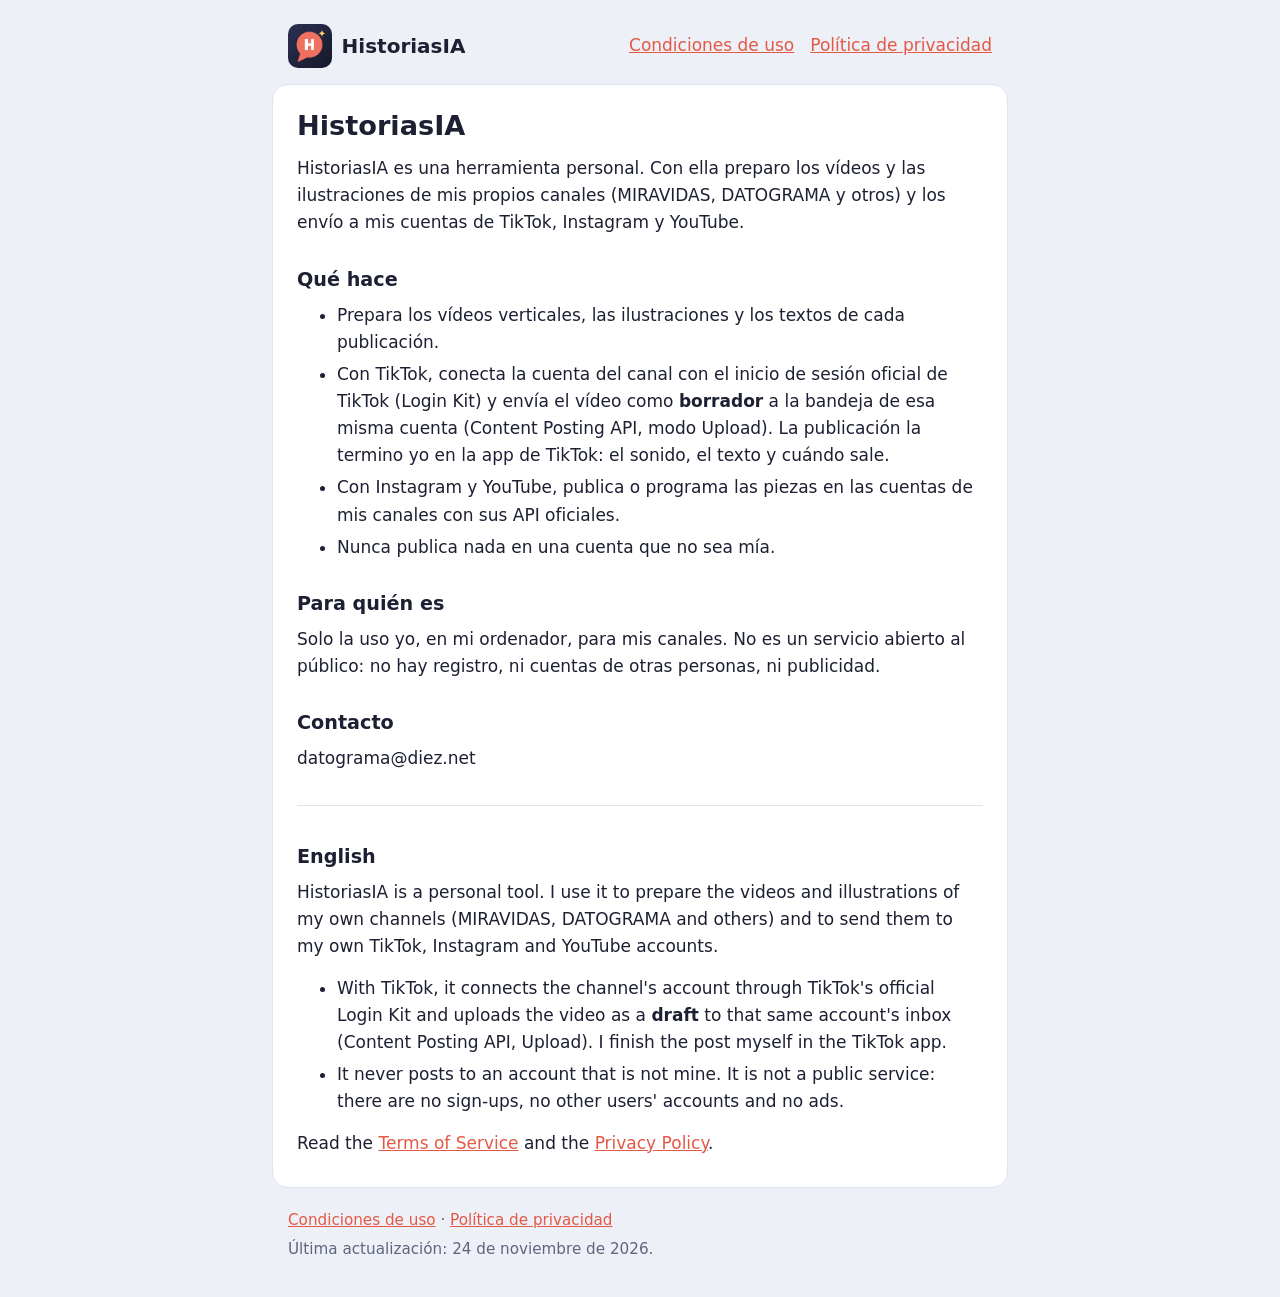
<file: index.html>
<!doctype html>
<html lang="es">
<head>
  <meta charset="utf-8">
  <meta name="viewport" content="width=device-width, initial-scale=1">
  <title>HistoriasIA</title>
  <meta name="description" content="Herramienta personal para preparar los vídeos de mis propios canales y enviarlos a mis cuentas de TikTok, Instagram y YouTube.">
  <link rel="icon" href="icono-1024.png">
  <link rel="stylesheet" href="estilo.css">
</head>
<body>
  <header>
    <a class="marca" href="./"><img src="icono-1024.png" alt="">HistoriasIA</a>
    <nav class="legal" aria-label="Documentos legales">
      <a href="terminos.html">Condiciones de uso</a>
      <a href="privacidad.html">Política de privacidad</a>
    </nav>
  </header>

  <main>
    <h1>HistoriasIA</h1>
    <p>HistoriasIA es una herramienta personal. Con ella preparo los vídeos y las ilustraciones de mis propios canales
      (MIRAVIDAS, DATOGRAMA y otros) y los envío a mis cuentas de TikTok, Instagram y YouTube.</p>

    <h2>Qué hace</h2>
    <ul>
      <li>Prepara los vídeos verticales, las ilustraciones y los textos de cada publicación.</li>
      <li>Con TikTok, conecta la cuenta del canal con el inicio de sesión oficial de TikTok (Login Kit) y envía el vídeo
        como <strong>borrador</strong> a la bandeja de esa misma cuenta (Content Posting API, modo Upload).
        La publicación la termino yo en la app de TikTok: el sonido, el texto y cuándo sale.</li>
      <li>Con Instagram y YouTube, publica o programa las piezas en las cuentas de mis canales con sus API oficiales.</li>
      <li>Nunca publica nada en una cuenta que no sea mía.</li>
    </ul>

    <h2>Para quién es</h2>
    <p>Solo la uso yo, en mi ordenador, para mis canales. No es un servicio abierto al público: no hay registro, ni
      cuentas de otras personas, ni publicidad.</p>

    <h2>Contacto</h2>
    <p>datograma@diez.net</p>

    <section class="en" lang="en">
      <h2>English</h2>
      <p>HistoriasIA is a personal tool. I use it to prepare the videos and illustrations of my own channels
        (MIRAVIDAS, DATOGRAMA and others) and to send them to my own TikTok, Instagram and YouTube accounts.</p>
      <ul>
        <li>With TikTok, it connects the channel's account through TikTok's official Login Kit and uploads the video as a
          <strong>draft</strong> to that same account's inbox (Content Posting API, Upload). I finish the post myself in
          the TikTok app.</li>
        <li>It never posts to an account that is not mine. It is not a public service: there are no sign-ups, no other
          users' accounts and no ads.</li>
      </ul>
      <p>Read the <a href="terminos.html#en">Terms of Service</a> and the <a href="privacidad.html#en">Privacy Policy</a>.</p>
    </section>
  </main>

  <footer>
    <p><a href="terminos.html">Condiciones de uso</a> · <a href="privacidad.html">Política de privacidad</a></p>
    <p>Última actualización: 24 de noviembre de 2026.</p>
  </footer>
</body>
</html>
</file>
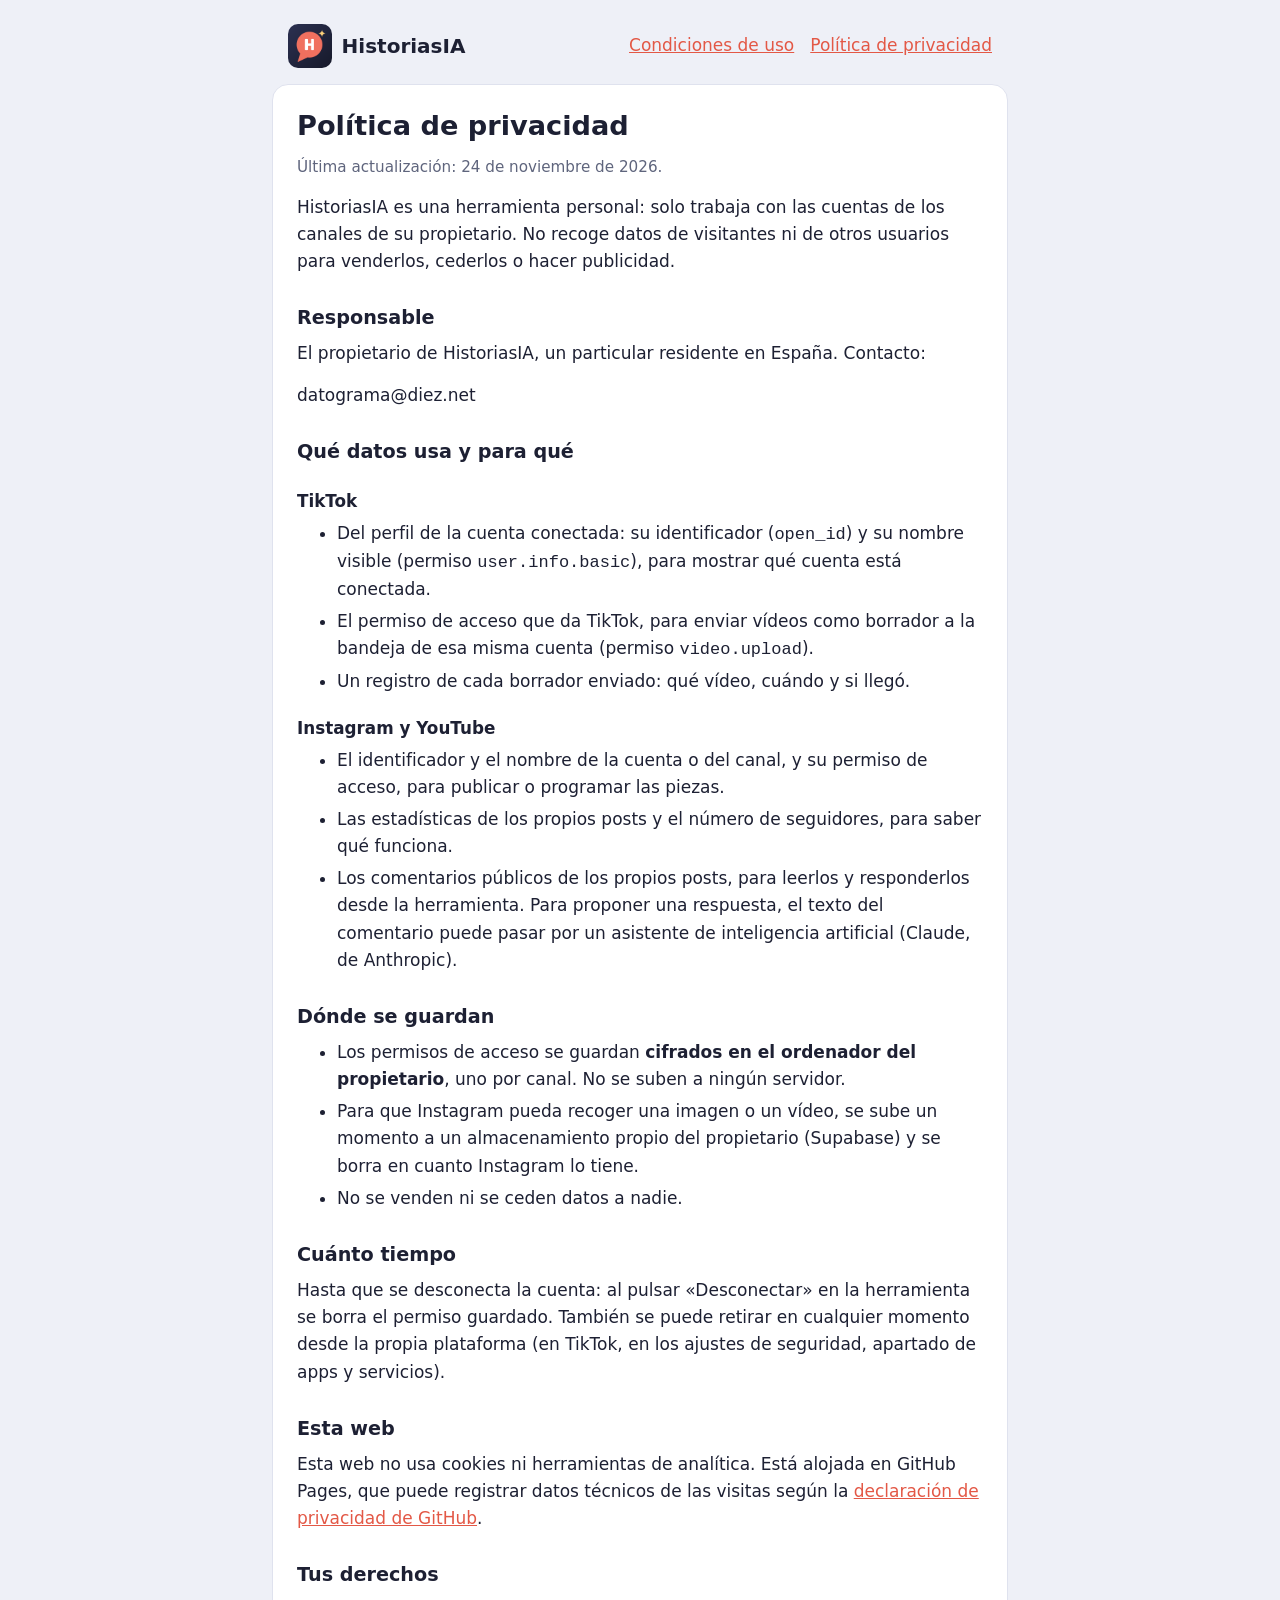
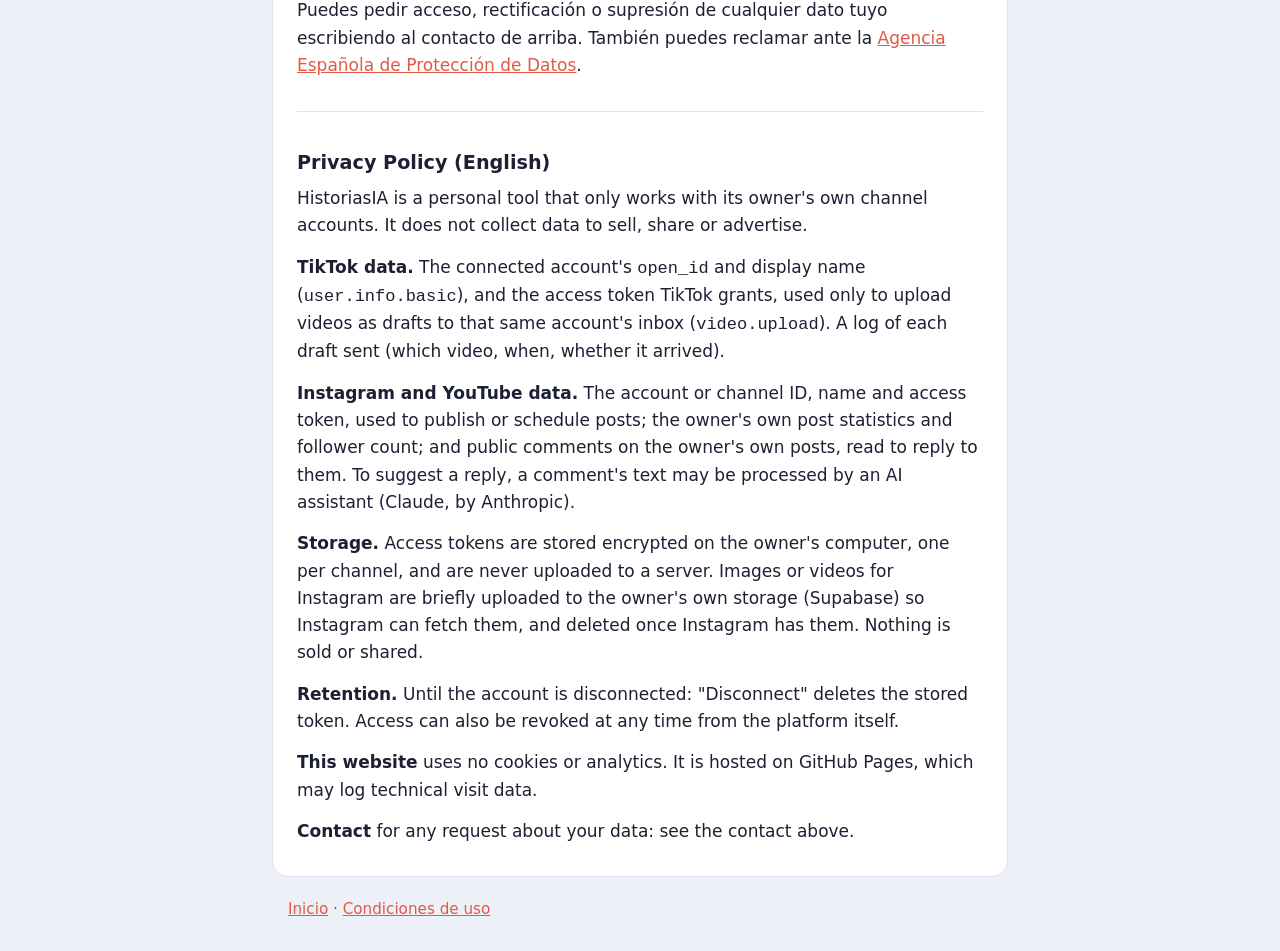
<file: privacidad.html>
<!doctype html>
<html lang="es">
<head>
  <meta charset="utf-8">
  <meta name="viewport" content="width=device-width, initial-scale=1">
  <title>Política de privacidad · HistoriasIA</title>
  <link rel="icon" href="icono-1024.png">
  <link rel="stylesheet" href="estilo.css">
</head>
<body>
  <header>
    <a class="marca" href="./"><img src="icono-1024.png" alt="">HistoriasIA</a>
    <nav class="legal" aria-label="Documentos legales">
      <a href="terminos.html">Condiciones de uso</a>
      <a href="privacidad.html">Política de privacidad</a>
    </nav>
  </header>

  <main>
    <h1>Política de privacidad</h1>
    <p class="fecha">Última actualización: 24 de noviembre de 2026.</p>
    <p>HistoriasIA es una herramienta personal: solo trabaja con las cuentas de los canales de su propietario. No recoge
      datos de visitantes ni de otros usuarios para venderlos, cederlos o hacer publicidad.</p>

    <h2>Responsable</h2>
    <p>El propietario de HistoriasIA, un particular residente en España. Contacto:<p>datograma@diez.net</p></p>

    <h2>Qué datos usa y para qué</h2>
    <h3>TikTok</h3>
    <ul>
      <li>Del perfil de la cuenta conectada: su identificador (<code>open_id</code>) y su nombre visible
        (permiso <code>user.info.basic</code>), para mostrar qué cuenta está conectada.</li>
      <li>El permiso de acceso que da TikTok, para enviar vídeos como borrador a la bandeja de esa misma cuenta
        (permiso <code>video.upload</code>).</li>
      <li>Un registro de cada borrador enviado: qué vídeo, cuándo y si llegó.</li>
    </ul>
    <h3>Instagram y YouTube</h3>
    <ul>
      <li>El identificador y el nombre de la cuenta o del canal, y su permiso de acceso, para publicar o programar las
        piezas.</li>
      <li>Las estadísticas de los propios posts y el número de seguidores, para saber qué funciona.</li>
      <li>Los comentarios públicos de los propios posts, para leerlos y responderlos desde la herramienta. Para proponer
        una respuesta, el texto del comentario puede pasar por un asistente de inteligencia artificial (Claude, de
        Anthropic).</li>
    </ul>

    <h2>Dónde se guardan</h2>
    <ul>
      <li>Los permisos de acceso se guardan <strong>cifrados en el ordenador del propietario</strong>, uno por canal.
        No se suben a ningún servidor.</li>
      <li>Para que Instagram pueda recoger una imagen o un vídeo, se sube un momento a un almacenamiento propio del
        propietario (Supabase) y se borra en cuanto Instagram lo tiene.</li>
      <li>No se venden ni se ceden datos a nadie.</li>
    </ul>

    <h2>Cuánto tiempo</h2>
    <p>Hasta que se desconecta la cuenta: al pulsar «Desconectar» en la herramienta se borra el permiso guardado. También
      se puede retirar en cualquier momento desde la propia plataforma (en TikTok, en los ajustes de seguridad, apartado
      de apps y servicios).</p>

    <h2>Esta web</h2>
    <p>Esta web no usa cookies ni herramientas de analítica. Está alojada en GitHub Pages, que puede registrar datos
      técnicos de las visitas según la <a href="https://docs.github.com/site-policy/privacy-policies/github-general-privacy-statement">declaración de privacidad de GitHub</a>.</p>

    <h2>Tus derechos</h2>
    <p>Puedes pedir acceso, rectificación o supresión de cualquier dato tuyo escribiendo al contacto de arriba. También
      puedes reclamar ante la <a href="https://www.aepd.es">Agencia Española de Protección de Datos</a>.</p>

    <section class="en" lang="en" id="en">
      <h2>Privacy Policy (English)</h2>
      <p>HistoriasIA is a personal tool that only works with its owner's own channel accounts. It does not collect data
        to sell, share or advertise.</p>
      <p><strong>TikTok data.</strong> The connected account's <code>open_id</code> and display name
        (<code>user.info.basic</code>), and the access token TikTok grants, used only to upload videos as drafts to that
        same account's inbox (<code>video.upload</code>). A log of each draft sent (which video, when, whether it
        arrived).</p>
      <p><strong>Instagram and YouTube data.</strong> The account or channel ID, name and access token, used to publish
        or schedule posts; the owner's own post statistics and follower count; and public comments on the owner's own
        posts, read to reply to them. To suggest a reply, a comment's text may be processed by an AI assistant (Claude,
        by Anthropic).</p>
      <p><strong>Storage.</strong> Access tokens are stored encrypted on the owner's computer, one per channel, and are
        never uploaded to a server. Images or videos for Instagram are briefly uploaded to the owner's own storage
        (Supabase) so Instagram can fetch them, and deleted once Instagram has them. Nothing is sold or shared.</p>
      <p><strong>Retention.</strong> Until the account is disconnected: "Disconnect" deletes the stored token. Access can
        also be revoked at any time from the platform itself.</p>
      <p><strong>This website</strong> uses no cookies or analytics. It is hosted on GitHub Pages, which may log
        technical visit data.</p>
      <p><strong>Contact</strong> for any request about your data: see the contact above.</p>
    </section>
  </main>

  <footer>
    <p><a href="./">Inicio</a> · <a href="terminos.html">Condiciones de uso</a></p>
  </footer>
</body>
</html>
</file>
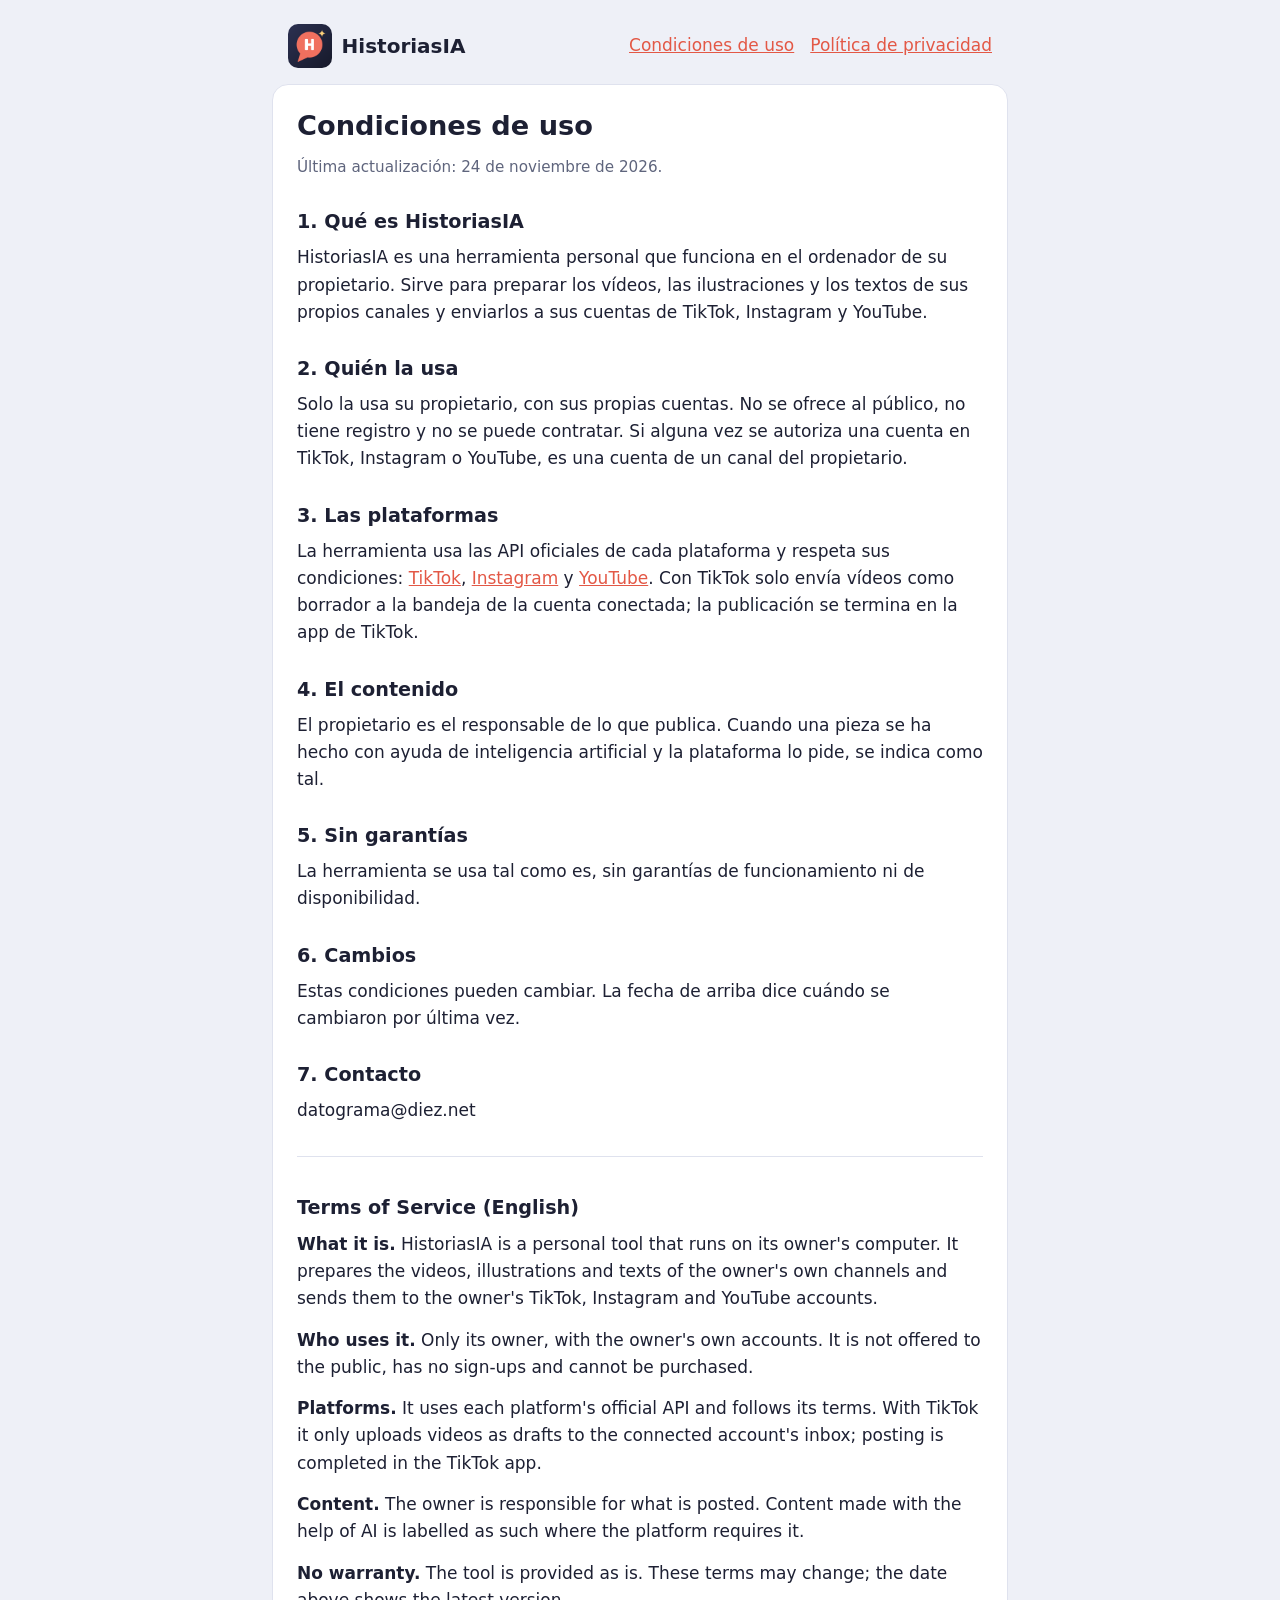
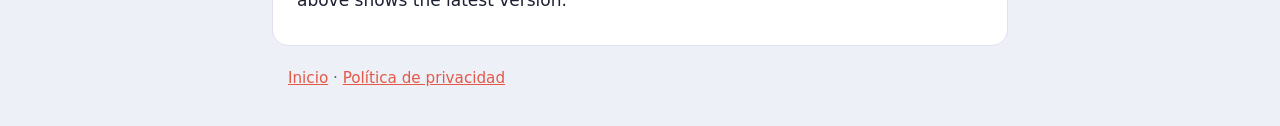
<file: terminos.html>
<!doctype html>
<html lang="es">
<head>
  <meta charset="utf-8">
  <meta name="viewport" content="width=device-width, initial-scale=1">
  <title>Condiciones de uso · HistoriasIA</title>
  <link rel="icon" href="icono-1024.png">
  <link rel="stylesheet" href="estilo.css">
</head>
<body>
  <header>
    <a class="marca" href="./"><img src="icono-1024.png" alt="">HistoriasIA</a>
    <nav class="legal" aria-label="Documentos legales">
      <a href="terminos.html">Condiciones de uso</a>
      <a href="privacidad.html">Política de privacidad</a>
    </nav>
  </header>

  <main>
    <h1>Condiciones de uso</h1>
    <p class="fecha">Última actualización: 24 de noviembre de 2026.</p>

    <h2>1. Qué es HistoriasIA</h2>
    <p>HistoriasIA es una herramienta personal que funciona en el ordenador de su propietario. Sirve para preparar los
      vídeos, las ilustraciones y los textos de sus propios canales y enviarlos a sus cuentas de TikTok, Instagram y
      YouTube.</p>

    <h2>2. Quién la usa</h2>
    <p>Solo la usa su propietario, con sus propias cuentas. No se ofrece al público, no tiene registro y no se puede
      contratar. Si alguna vez se autoriza una cuenta en TikTok, Instagram o YouTube, es una cuenta de un canal del
      propietario.</p>

    <h2>3. Las plataformas</h2>
    <p>La herramienta usa las API oficiales de cada plataforma y respeta sus condiciones:
      <a href="https://www.tiktok.com/legal/terms-of-service">TikTok</a>,
      <a href="https://help.instagram.com/581066165581870">Instagram</a> y
      <a href="https://www.youtube.com/t/terms">YouTube</a>. Con TikTok solo envía vídeos como borrador a la bandeja
      de la cuenta conectada; la publicación se termina en la app de TikTok.</p>

    <h2>4. El contenido</h2>
    <p>El propietario es el responsable de lo que publica. Cuando una pieza se ha hecho con ayuda de inteligencia
      artificial y la plataforma lo pide, se indica como tal.</p>

    <h2>5. Sin garantías</h2>
    <p>La herramienta se usa tal como es, sin garantías de funcionamiento ni de disponibilidad.</p>

    <h2>6. Cambios</h2>
    <p>Estas condiciones pueden cambiar. La fecha de arriba dice cuándo se cambiaron por última vez.</p>

    <h2>7. Contacto</h2>
  <p>datograma@diez.net</p>

    <section class="en" lang="en" id="en">
      <h2>Terms of Service (English)</h2>
      <p><strong>What it is.</strong> HistoriasIA is a personal tool that runs on its owner's computer. It prepares the
        videos, illustrations and texts of the owner's own channels and sends them to the owner's TikTok, Instagram and
        YouTube accounts.</p>
      <p><strong>Who uses it.</strong> Only its owner, with the owner's own accounts. It is not offered to the public,
        has no sign-ups and cannot be purchased.</p>
      <p><strong>Platforms.</strong> It uses each platform's official API and follows its terms. With TikTok it only
        uploads videos as drafts to the connected account's inbox; posting is completed in the TikTok app.</p>
      <p><strong>Content.</strong> The owner is responsible for what is posted. Content made with the help of AI is
        labelled as such where the platform requires it.</p>
      <p><strong>No warranty.</strong> The tool is provided as is. These terms may change; the date above shows the
        latest version.</p>
    </section>
  </main>

  <footer>
    <p><a href="./">Inicio</a> · <a href="privacidad.html">Política de privacidad</a></p>
  </footer>
</body>
</html>
</file>
<file: estilo.css>
:root {
  --bg: #eef0f7;
  --card: #ffffff;
  --text: #1d2033;
  --muted: #5f657d;
  --accent: #e35846;
  --border: #dfe2ee;
}

* { box-sizing: border-box; }

body {
  margin: 0;
  background: var(--bg);
  color: var(--text);
  font: 17px/1.6 system-ui, -apple-system, "Segoe UI", Roboto, sans-serif;
}

header, main, footer {
  max-width: 46rem;
  margin: 0 auto;
  padding: 0 1rem;
}

header {
  display: flex;
  flex-wrap: wrap;
  align-items: center;
  justify-content: space-between;
  gap: 0.75rem;
  padding-top: 1.5rem;
  padding-bottom: 1rem;
}

.marca {
  display: flex;
  align-items: center;
  gap: 0.6rem;
  font-weight: 700;
  font-size: 1.25rem;
  color: var(--text);
  text-decoration: none;
}

.marca img { width: 44px; height: 44px; border-radius: 10px; }

nav.legal { display: flex; flex-wrap: wrap; gap: 1rem; }

nav.legal a, footer a, main a { color: var(--accent); }

main {
  width: min(46rem, calc(100% - 2rem));
  background: var(--card);
  border: 1px solid var(--border);
  border-radius: 16px;
  padding: 1.5rem 1.5rem 1rem;
}

h1 { font-size: 1.7rem; line-height: 1.25; margin: 0 0 0.75rem; }
h2 { font-size: 1.2rem; margin: 1.75rem 0 0.4rem; }
h3 { font-size: 1.05rem; margin: 1.25rem 0 0.3rem; }
p, ul { margin: 0 0 0.9rem; }
li { margin-bottom: 0.3rem; }

.fecha { color: var(--muted); font-size: 0.95rem; }

.en {
  border-top: 1px solid var(--border);
  margin-top: 2rem;
  padding-top: 0.5rem;
}

footer {
  color: var(--muted);
  font-size: 0.95rem;
  padding-top: 1rem;
  padding-bottom: 2rem;
}

footer p { margin: 0.25rem 0; }
</file>
